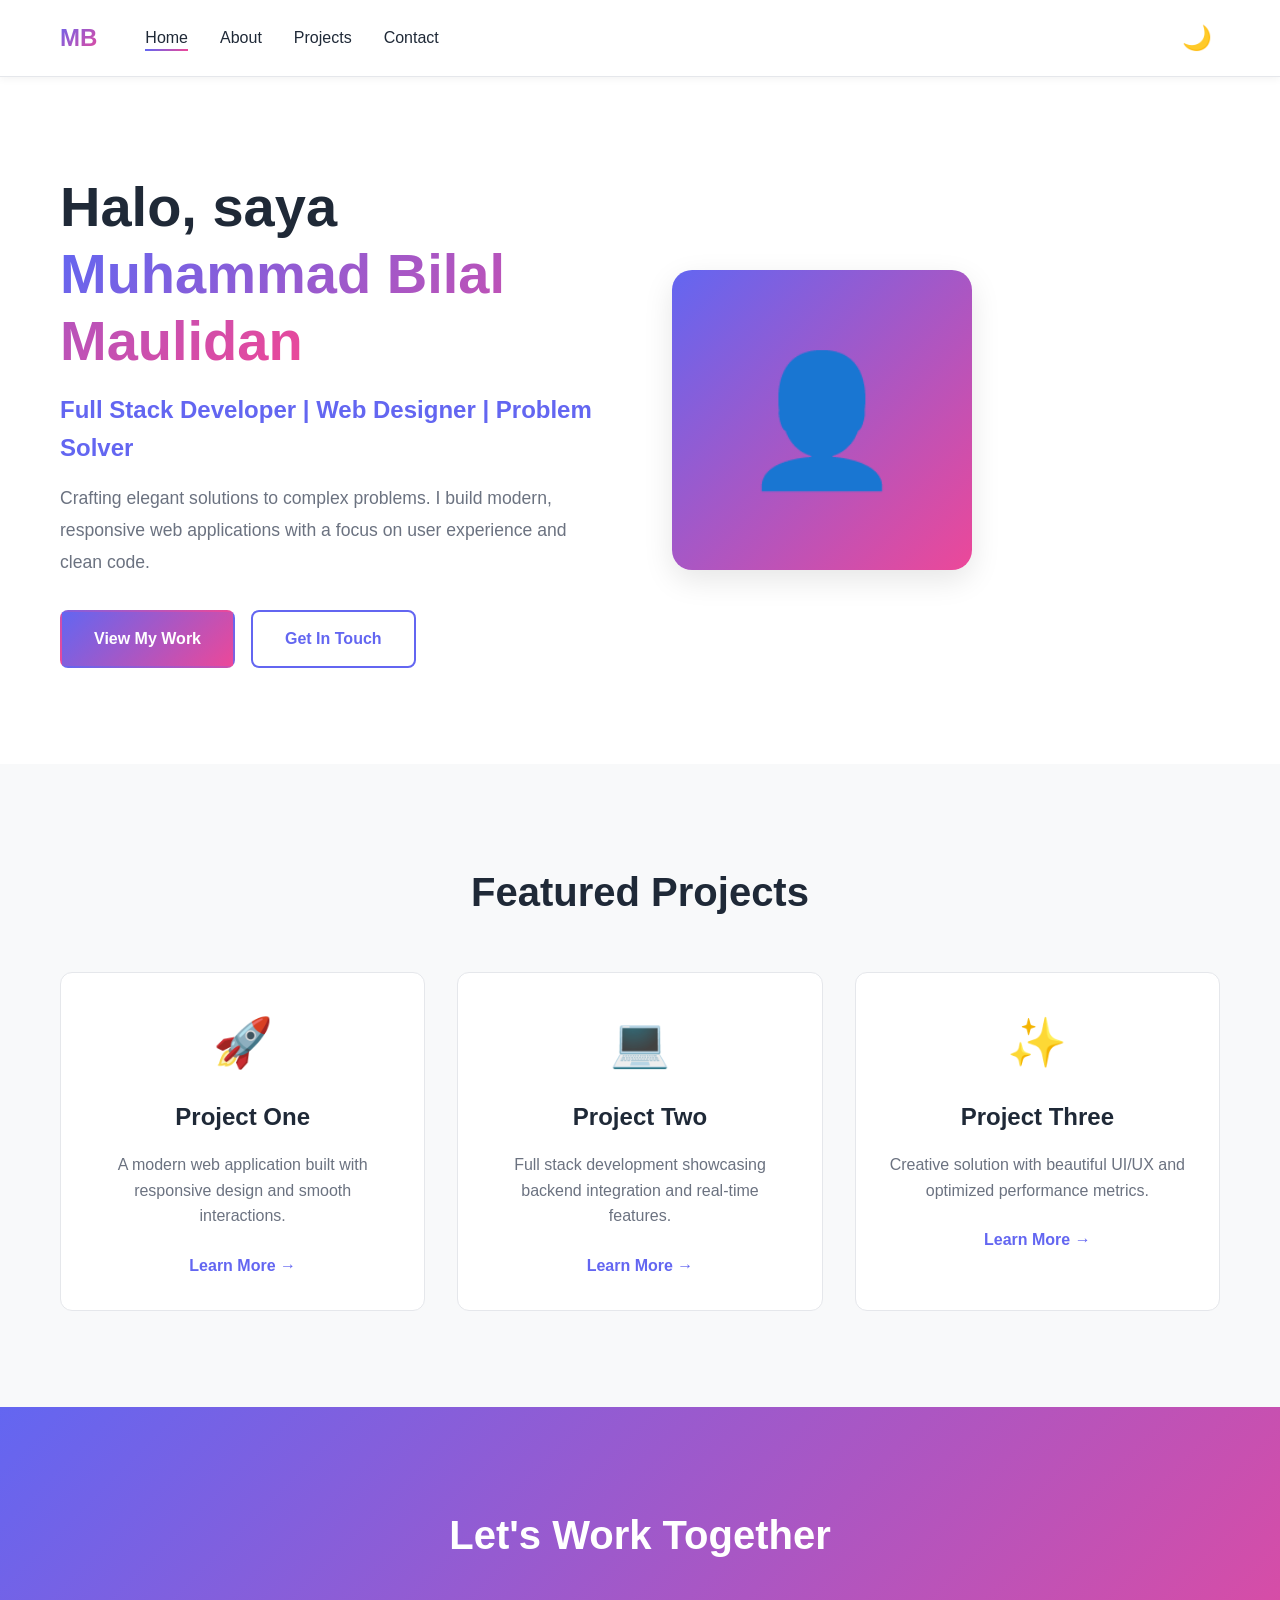
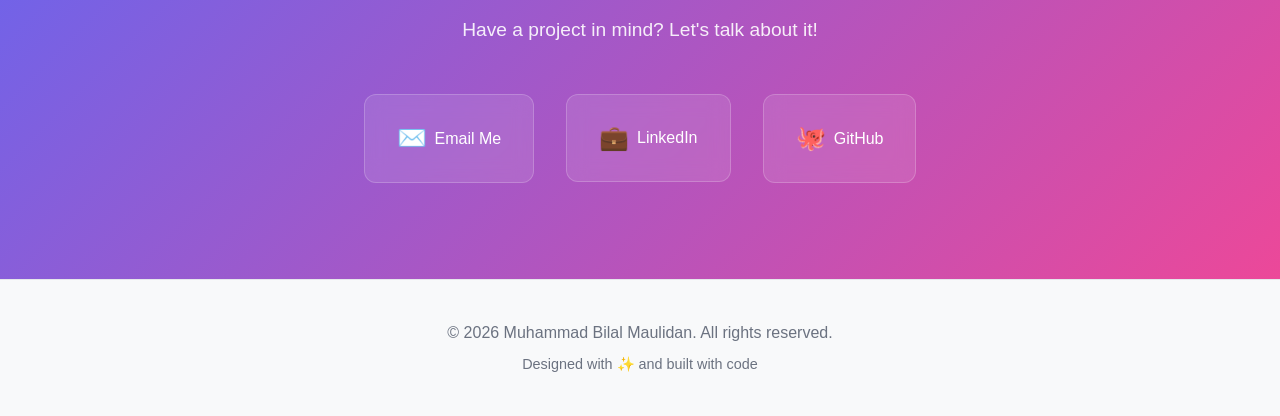
<file: index.html>
<!DOCTYPE html>
<html lang="en">
<head>
    <meta charset="UTF-8">
    <meta name="viewport" content="width=device-width, initial-scale=1.0">
    <title>Muhammad Bilal Maulidan - Portfolio</title>
    <link rel="stylesheet" href="styles.css">
</head>
<body>
    <!-- Navigation -->
    <nav class="navbar">
        <div class="navbar-container">
            <div class="logo">MB</div>
            <ul class="nav-menu">
                <li><a href="index.html" class="nav-link active">Home</a></li>
                <li><a href="about.html" class="nav-link">About</a></li>
                <li><a href="projects.html" class="nav-link">Projects</a></li>
                <li><a href="#contact" class="nav-link">Contact</a></li>
            </ul>
            <div class="theme-toggle">
                <button id="theme-btn" class="theme-btn" aria-label="Toggle theme">🌙</button>
            </div>
        </div>
    </nav>

    <!-- Hero Section -->
    <section class="hero">
        <div class="hero-content">
            <h1 class="hero-title">Halo, saya <span class="highlight">Muhammad Bilal Maulidan</span></h1>
            <p class="hero-subtitle">Full Stack Developer | Web Designer | Problem Solver</p>
            <p class="hero-description">
                Crafting elegant solutions to complex problems. I build modern, responsive web applications 
                with a focus on user experience and clean code.
            </p>
            <div class="hero-buttons">
                <a href="projects.html" class="btn btn-primary">View My Work</a>
                <a href="#contact" class="btn btn-secondary">Get In Touch</a>
            </div>
        </div>
        <div class="hero-image">
            <div class="avatar-placeholder">👤</div>
        </div>
    </section>

    <!-- Featured Section -->
    <section class="featured">
        <div class="container">
            <h2>Featured Projects</h2>
            <div class="featured-grid">
                <div class="featured-card">
                    <div class="card-icon">🚀</div>
                    <h3>Project One</h3>
                    <p>A modern web application built with responsive design and smooth interactions.</p>
                    <a href="projects.html" class="card-link">Learn More →</a>
                </div>
                <div class="featured-card">
                    <div class="card-icon">💻</div>
                    <h3>Project Two</h3>
                    <p>Full stack development showcasing backend integration and real-time features.</p>
                    <a href="projects.html" class="card-link">Learn More →</a>
                </div>
                <div class="featured-card">
                    <div class="card-icon">✨</div>
                    <h3>Project Three</h3>
                    <p>Creative solution with beautiful UI/UX and optimized performance metrics.</p>
                    <a href="projects.html" class="card-link">Learn More →</a>
                </div>
            </div>
        </div>
    </section>

    <!-- Contact Section -->
    <section id="contact" class="contact">
        <div class="container">
            <h2>Let's Work Together</h2>
            <p class="contact-subtitle">Have a project in mind? Let's talk about it!</p>
            <div class="contact-methods">
                <a href="mailto:your.email@example.com" class="contact-link">
                    <span class="contact-icon">✉️</span>
                    <span>Email Me</span>
                </a>
                <a href="https://linkedin.com" target="_blank" class="contact-link">
                    <span class="contact-icon">💼</span>
                    <span>LinkedIn</span>
                </a>
                <a href="https://github.com" target="_blank" class="contact-link">
                    <span class="contact-icon">🐙</span>
                    <span>GitHub</span>
                </a>
            </div>
        </div>
    </section>

    <!-- Footer -->
    <footer class="footer">
        <div class="container">
            <p>&copy; 2026 Muhammad Bilal Maulidan. All rights reserved.</p>
            <p class="footer-credit">Designed with ✨ and built with code</p>
        </div>
    </footer>

    <script src="script.js"></script>
</body>
</html>
</file>
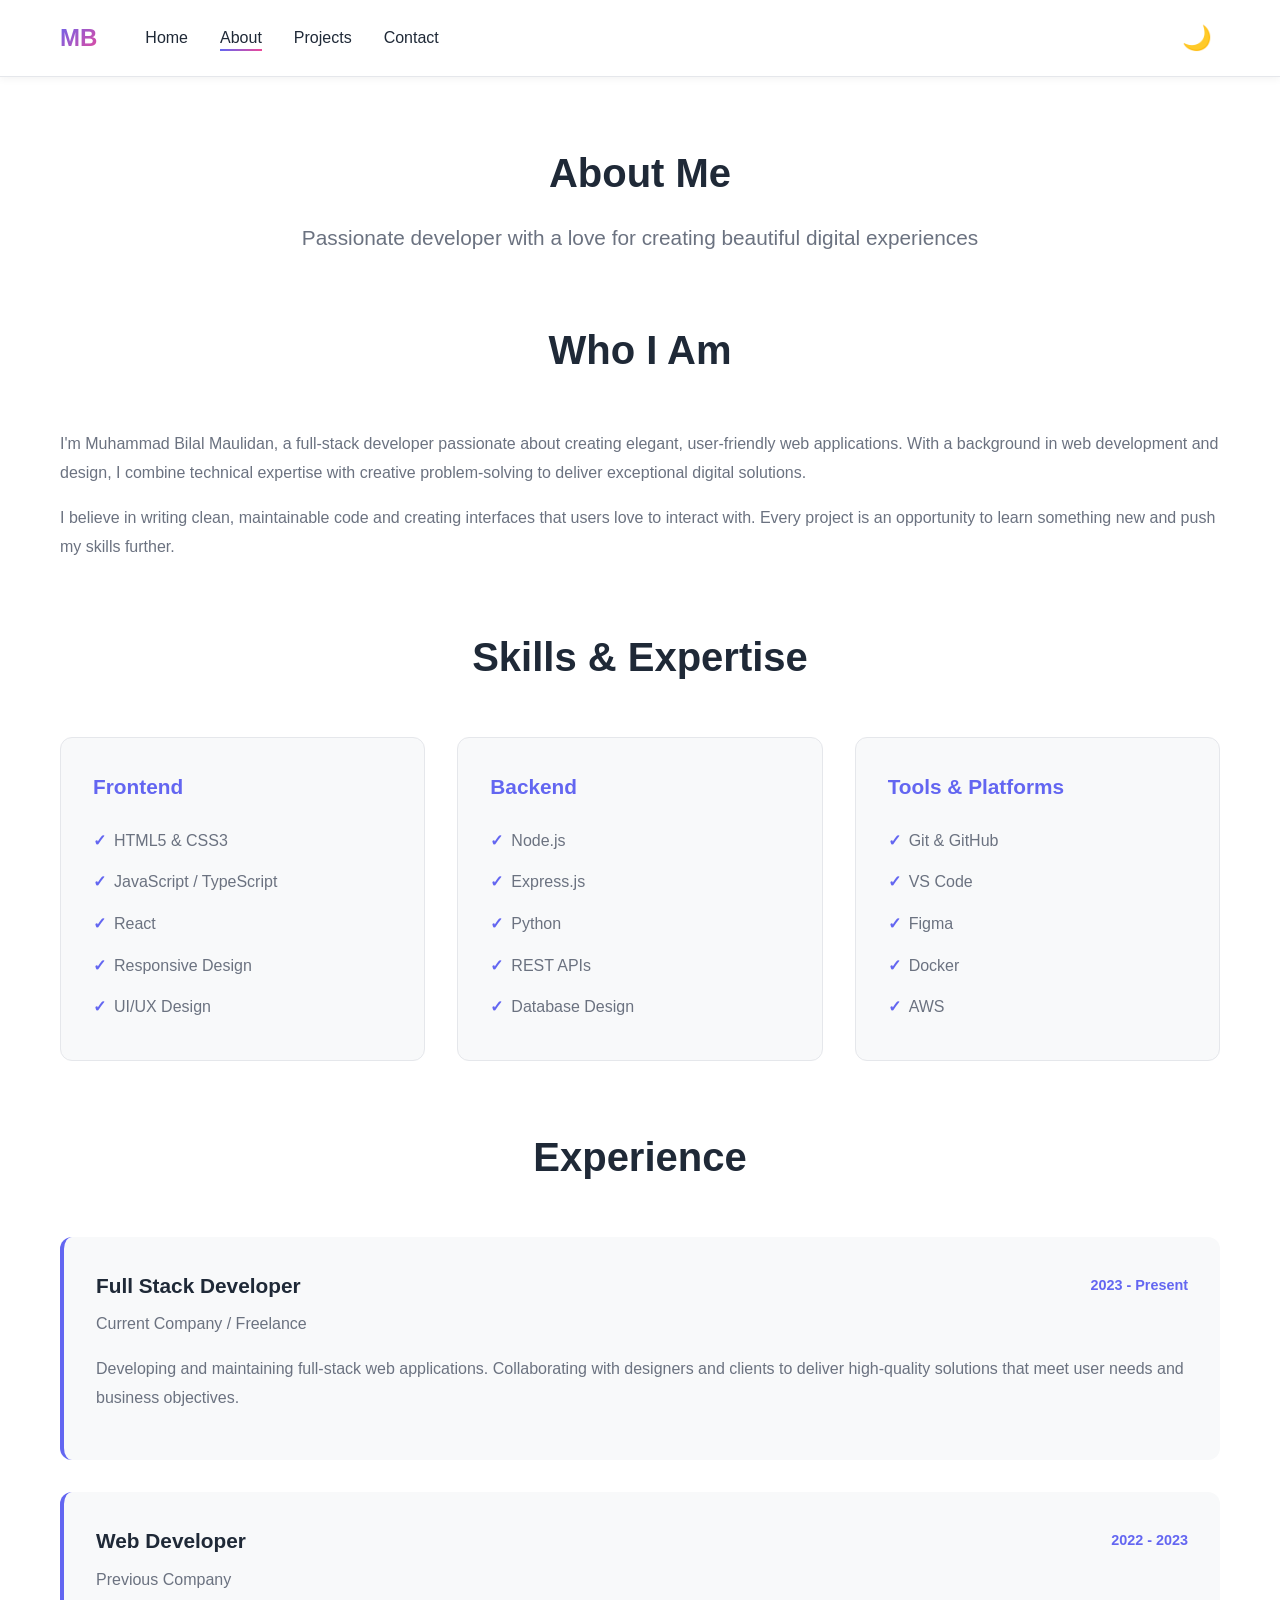
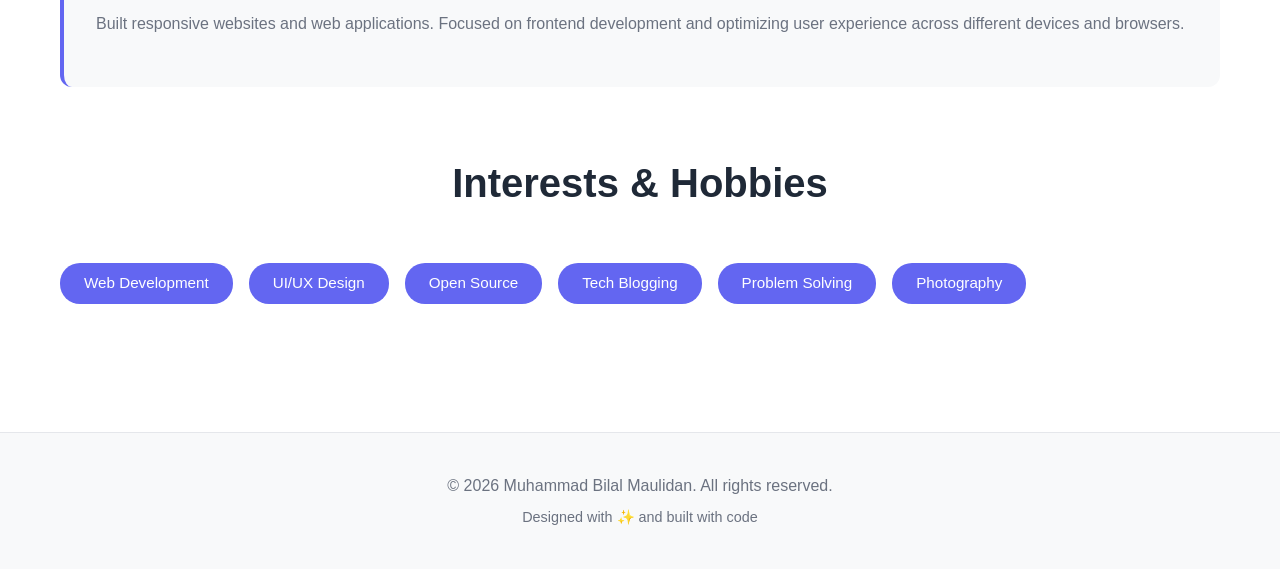
<file: about.html>
<!DOCTYPE html>
<html lang="en">
<head>
    <meta charset="UTF-8">
    <meta name="viewport" content="width=device-width, initial-scale=1.0">
    <title>About - Muhammad Bilal Maulidan</title>
    <link rel="stylesheet" href="styles.css">
</head>
<body>
    <!-- Navigation -->
    <nav class="navbar">
        <div class="navbar-container">
            <div class="logo">MB</div>
            <ul class="nav-menu">
                <li><a href="index.html" class="nav-link">Home</a></li>
                <li><a href="about.html" class="nav-link active">About</a></li>
                <li><a href="projects.html" class="nav-link">Projects</a></li>
                <li><a href="index.html#contact" class="nav-link">Contact</a></li>
            </ul>
            <div class="theme-toggle">
                <button id="theme-btn" class="theme-btn" aria-label="Toggle theme">🌙</button>
            </div>
        </div>
    </nav>

    <!-- About Section -->
    <section class="about-page">
        <div class="container">
            <div class="about-header">
                <h1>About Me</h1>
                <p class="subtitle">Passionate developer with a love for creating beautiful digital experiences</p>
            </div>

            <div class="about-content">
                <!-- Bio Section -->
                <div class="about-section">
                    <h2>Who I Am</h2>
                    <p>
                        I'm Muhammad Bilal Maulidan, a full-stack developer passionate about creating elegant, 
                        user-friendly web applications. With a background in web development and design, I combine 
                        technical expertise with creative problem-solving to deliver exceptional digital solutions.
                    </p>
                    <p>
                        I believe in writing clean, maintainable code and creating interfaces that users love to interact with. 
                        Every project is an opportunity to learn something new and push my skills further.
                    </p>
                </div>

                <!-- Skills Section -->
                <div class="about-section">
                    <h2>Skills & Expertise</h2>
                    <div class="skills-grid">
                        <div class="skill-category">
                            <h3>Frontend</h3>
                            <ul class="skill-list">
                                <li>HTML5 & CSS3</li>
                                <li>JavaScript / TypeScript</li>
                                <li>React</li>
                                <li>Responsive Design</li>
                                <li>UI/UX Design</li>
                            </ul>
                        </div>
                        <div class="skill-category">
                            <h3>Backend</h3>
                            <ul class="skill-list">
                                <li>Node.js</li>
                                <li>Express.js</li>
                                <li>Python</li>
                                <li>REST APIs</li>
                                <li>Database Design</li>
                            </ul>
                        </div>
                        <div class="skill-category">
                            <h3>Tools & Platforms</h3>
                            <ul class="skill-list">
                                <li>Git & GitHub</li>
                                <li>VS Code</li>
                                <li>Figma</li>
                                <li>Docker</li>
                                <li>AWS</li>
                            </ul>
                        </div>
                    </div>
                </div>

                <!-- Experience Section -->
                <div class="about-section">
                    <h2>Experience</h2>
                    <div class="experience-list">
                        <div class="experience-item">
                            <div class="experience-header">
                                <h3>Full Stack Developer</h3>
                                <span class="experience-date">2023 - Present</span>
                            </div>
                            <p class="experience-company">Current Company / Freelance</p>
                            <p>
                                Developing and maintaining full-stack web applications. Collaborating with designers and clients 
                                to deliver high-quality solutions that meet user needs and business objectives.
                            </p>
                        </div>
                        <div class="experience-item">
                            <div class="experience-header">
                                <h3>Web Developer</h3>
                                <span class="experience-date">2022 - 2023</span>
                            </div>
                            <p class="experience-company">Previous Company</p>
                            <p>
                                Built responsive websites and web applications. Focused on frontend development and 
                                optimizing user experience across different devices and browsers.
                            </p>
                        </div>
                    </div>
                </div>

                <!-- Interests Section -->
                <div class="about-section">
                    <h2>Interests & Hobbies</h2>
                    <div class="interests">
                        <span class="interest-tag">Web Development</span>
                        <span class="interest-tag">UI/UX Design</span>
                        <span class="interest-tag">Open Source</span>
                        <span class="interest-tag">Tech Blogging</span>
                        <span class="interest-tag">Problem Solving</span>
                        <span class="interest-tag">Photography</span>
                    </div>
                </div>
            </div>
        </div>
    </section>

    <!-- Footer -->
    <footer class="footer">
        <div class="container">
            <p>&copy; 2026 Muhammad Bilal Maulidan. All rights reserved.</p>
            <p class="footer-credit">Designed with ✨ and built with code</p>
        </div>
    </footer>

    <script src="script.js"></script>
</body>
</html>
</file>
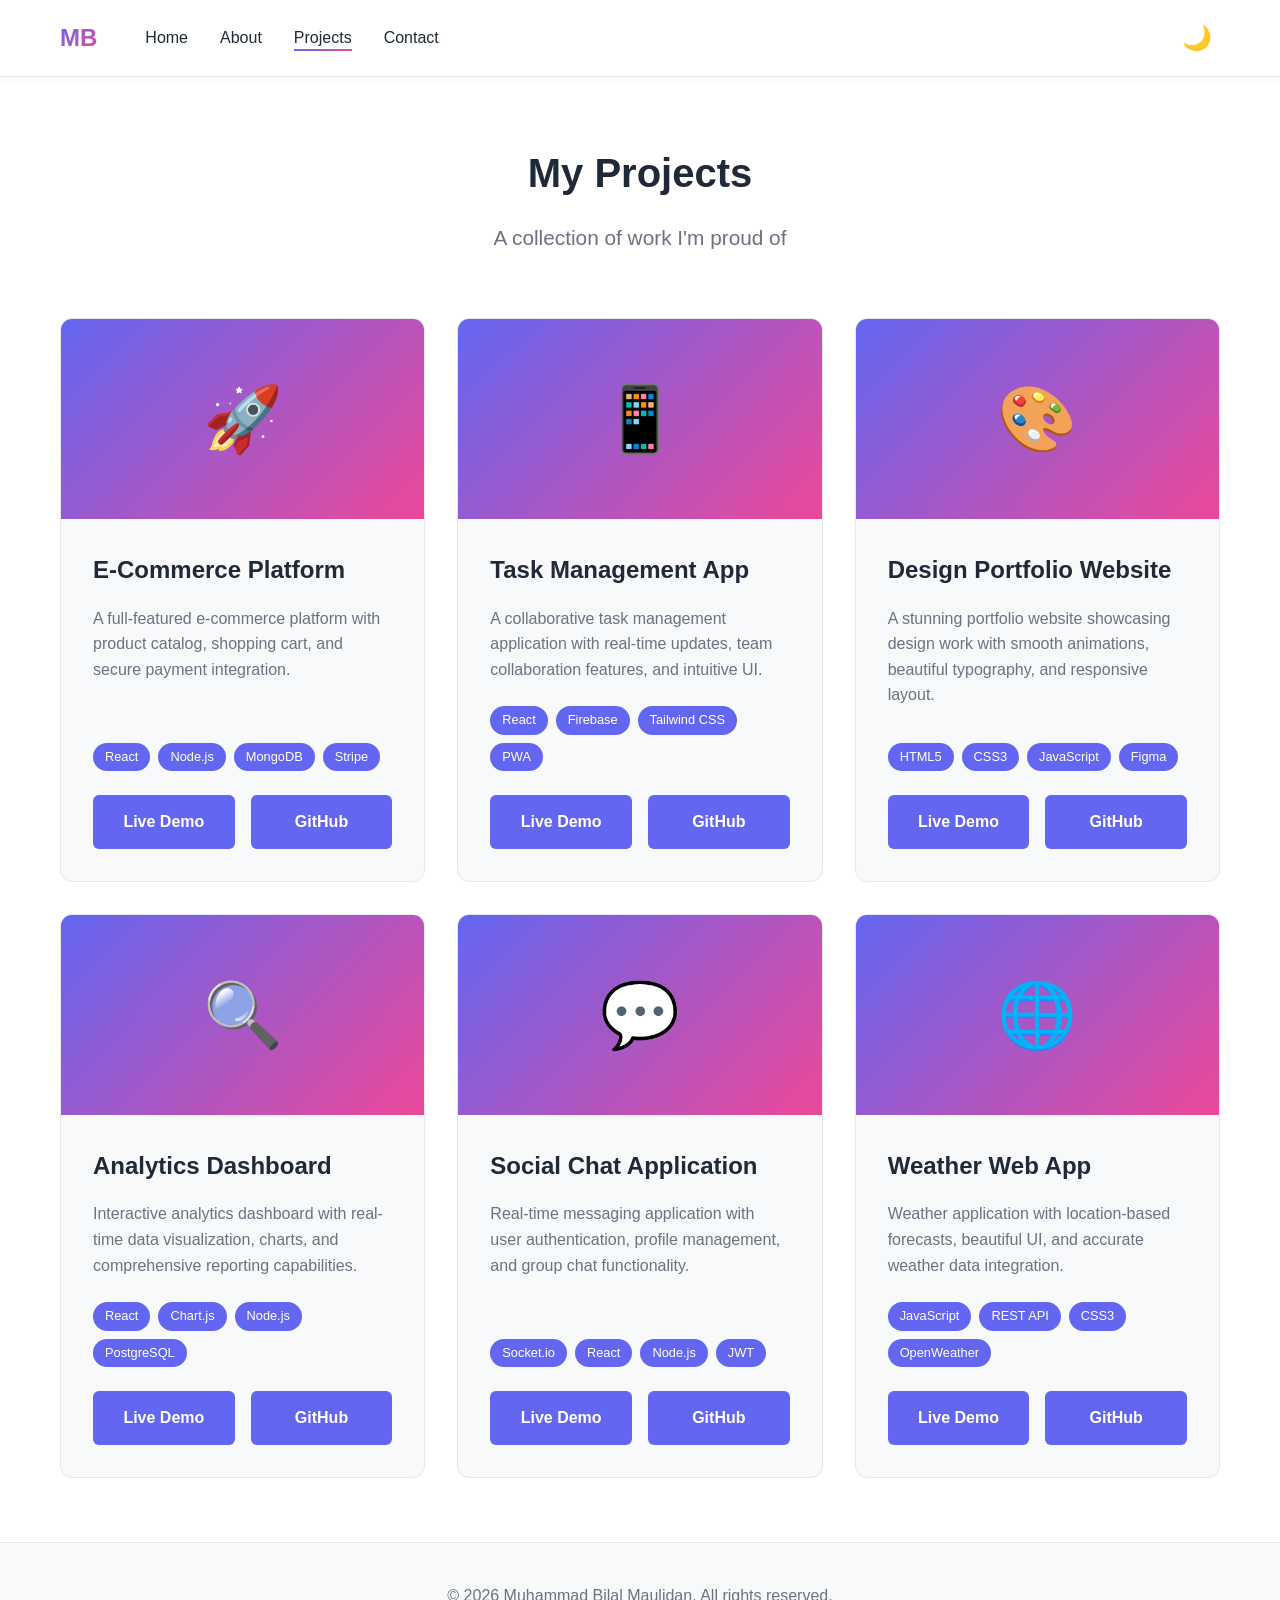
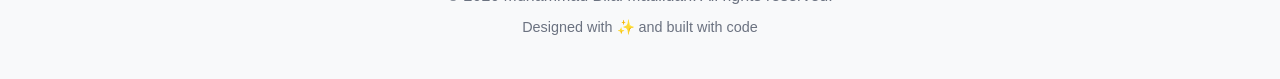
<file: projects.html>
<!DOCTYPE html>
<html lang="en">
<head>
    <meta charset="UTF-8">
    <meta name="viewport" content="width=device-width, initial-scale=1.0">
    <title>Projects - Muhammad Bilal Maulidan</title>
    <link rel="stylesheet" href="styles.css">
</head>
<body>
    <!-- Navigation -->
    <nav class="navbar">
        <div class="navbar-container">
            <div class="logo">MB</div>
            <ul class="nav-menu">
                <li><a href="index.html" class="nav-link">Home</a></li>
                <li><a href="about.html" class="nav-link">About</a></li>
                <li><a href="projects.html" class="nav-link active">Projects</a></li>
                <li><a href="index.html#contact" class="nav-link">Contact</a></li>
            </ul>
            <div class="theme-toggle">
                <button id="theme-btn" class="theme-btn" aria-label="Toggle theme">🌙</button>
            </div>
        </div>
    </nav>

    <!-- Projects Section -->
    <section class="projects-page">
        <div class="container">
            <div class="projects-header">
                <h1>My Projects</h1>
                <p class="subtitle">A collection of work I'm proud of</p>
            </div>

            <div class="projects-grid">
                <!-- Project 1 -->
                <div class="project-card">
                    <div class="project-image">
                        <div class="image-placeholder">🚀</div>
                    </div>
                    <div class="project-content">
                        <h3 class="project-title">E-Commerce Platform</h3>
                        <p class="project-description">
                            A full-featured e-commerce platform with product catalog, shopping cart, 
                            and secure payment integration.
                        </p>
                        <div class="project-tags">
                            <span class="tag">React</span>
                            <span class="tag">Node.js</span>
                            <span class="tag">MongoDB</span>
                            <span class="tag">Stripe</span>
                        </div>
                        <div class="project-links">
                            <a href="#" class="link-btn">Live Demo</a>
                            <a href="#" class="link-btn">GitHub</a>
                        </div>
                    </div>
                </div>

                <!-- Project 2 -->
                <div class="project-card">
                    <div class="project-image">
                        <div class="image-placeholder">📱</div>
                    </div>
                    <div class="project-content">
                        <h3 class="project-title">Task Management App</h3>
                        <p class="project-description">
                            A collaborative task management application with real-time updates, 
                            team collaboration features, and intuitive UI.
                        </p>
                        <div class="project-tags">
                            <span class="tag">React</span>
                            <span class="tag">Firebase</span>
                            <span class="tag">Tailwind CSS</span>
                            <span class="tag">PWA</span>
                        </div>
                        <div class="project-links">
                            <a href="#" class="link-btn">Live Demo</a>
                            <a href="#" class="link-btn">GitHub</a>
                        </div>
                    </div>
                </div>

                <!-- Project 3 -->
                <div class="project-card">
                    <div class="project-image">
                        <div class="image-placeholder">🎨</div>
                    </div>
                    <div class="project-content">
                        <h3 class="project-title">Design Portfolio Website</h3>
                        <p class="project-description">
                            A stunning portfolio website showcasing design work with smooth animations, 
                            beautiful typography, and responsive layout.
                        </p>
                        <div class="project-tags">
                            <span class="tag">HTML5</span>
                            <span class="tag">CSS3</span>
                            <span class="tag">JavaScript</span>
                            <span class="tag">Figma</span>
                        </div>
                        <div class="project-links">
                            <a href="#" class="link-btn">Live Demo</a>
                            <a href="#" class="link-btn">GitHub</a>
                        </div>
                    </div>
                </div>

                <!-- Project 4 -->
                <div class="project-card">
                    <div class="project-image">
                        <div class="image-placeholder">🔍</div>
                    </div>
                    <div class="project-content">
                        <h3 class="project-title">Analytics Dashboard</h3>
                        <p class="project-description">
                            Interactive analytics dashboard with real-time data visualization, 
                            charts, and comprehensive reporting capabilities.
                        </p>
                        <div class="project-tags">
                            <span class="tag">React</span>
                            <span class="tag">Chart.js</span>
                            <span class="tag">Node.js</span>
                            <span class="tag">PostgreSQL</span>
                        </div>
                        <div class="project-links">
                            <a href="#" class="link-btn">Live Demo</a>
                            <a href="#" class="link-btn">GitHub</a>
                        </div>
                    </div>
                </div>

                <!-- Project 5 -->
                <div class="project-card">
                    <div class="project-image">
                        <div class="image-placeholder">💬</div>
                    </div>
                    <div class="project-content">
                        <h3 class="project-title">Social Chat Application</h3>
                        <p class="project-description">
                            Real-time messaging application with user authentication, 
                            profile management, and group chat functionality.
                        </p>
                        <div class="project-tags">
                            <span class="tag">Socket.io</span>
                            <span class="tag">React</span>
                            <span class="tag">Node.js</span>
                            <span class="tag">JWT</span>
                        </div>
                        <div class="project-links">
                            <a href="#" class="link-btn">Live Demo</a>
                            <a href="#" class="link-btn">GitHub</a>
                        </div>
                    </div>
                </div>

                <!-- Project 6 -->
                <div class="project-card">
                    <div class="project-image">
                        <div class="image-placeholder">🌐</div>
                    </div>
                    <div class="project-content">
                        <h3 class="project-title">Weather Web App</h3>
                        <p class="project-description">
                            Weather application with location-based forecasts, 
                            beautiful UI, and accurate weather data integration.
                        </p>
                        <div class="project-tags">
                            <span class="tag">JavaScript</span>
                            <span class="tag">REST API</span>
                            <span class="tag">CSS3</span>
                            <span class="tag">OpenWeather</span>
                        </div>
                        <div class="project-links">
                            <a href="#" class="link-btn">Live Demo</a>
                            <a href="#" class="link-btn">GitHub</a>
                        </div>
                    </div>
                </div>
            </div>
        </div>
    </section>

    <!-- Footer -->
    <footer class="footer">
        <div class="container">
            <p>&copy; 2026 Muhammad Bilal Maulidan. All rights reserved.</p>
            <p class="footer-credit">Designed with ✨ and built with code</p>
        </div>
    </footer>

    <script src="script.js"></script>
</body>
</html>
</file>
<file: styles.css>
/* Root Variables */
:root {
    --primary-color: #6366f1;
    --secondary-color: #ec4899;
    --bg-light: #ffffff;
    --bg-secondary: #f8f9fa;
    --text-dark: #1f2937;
    --text-light: #6b7280;
    --border-color: #e5e7eb;
    --shadow: 0 10px 30px rgba(0, 0, 0, 0.1);
    --shadow-sm: 0 2px 8px rgba(0, 0, 0, 0.05);
    --transition: all 0.3s ease;
}

/* Dark Mode */
body.dark-mode {
    --bg-light: #1a1a2e;
    --bg-secondary: #16213e;
    --text-dark: #e0e0e0;
    --text-light: #a0a0a0;
    --border-color: #2d3561;
    --shadow: 0 10px 30px rgba(0, 0, 0, 0.3);
}

/* Reset & Base Styles */
* {
    margin: 0;
    padding: 0;
    box-sizing: border-box;
}

html {
    scroll-behavior: smooth;
}

body {
    font-family: 'Segoe UI', Tahoma, Geneva, Verdana, sans-serif;
    background-color: var(--bg-light);
    color: var(--text-dark);
    line-height: 1.6;
    transition: var(--transition);
}

.container {
    max-width: 1200px;
    margin: 0 auto;
    padding: 0 20px;
}

/* Navigation */
.navbar {
    background-color: var(--bg-light);
    border-bottom: 1px solid var(--border-color);
    position: sticky;
    top: 0;
    z-index: 1000;
    box-shadow: var(--shadow-sm);
    transition: var(--transition);
}

.navbar-container {
    max-width: 1200px;
    margin: 0 auto;
    padding: 1rem 20px;
    display: flex;
    justify-content: space-between;
    align-items: center;
}

.logo {
    font-size: 1.5rem;
    font-weight: 700;
    background: linear-gradient(135deg, var(--primary-color), var(--secondary-color));
    -webkit-background-clip: text;
    -webkit-text-fill-color: transparent;
    background-clip: text;
}

.nav-menu {
    display: flex;
    list-style: none;
    gap: 2rem;
    flex: 1;
    margin-left: 3rem;
}

.nav-link {
    color: var(--text-dark);
    text-decoration: none;
    font-weight: 500;
    position: relative;
    transition: var(--transition);
}

.nav-link::after {
    content: '';
    position: absolute;
    bottom: -5px;
    left: 0;
    width: 0;
    height: 2px;
    background: linear-gradient(90deg, var(--primary-color), var(--secondary-color));
    transition: width 0.3s ease;
}

.nav-link:hover::after,
.nav-link.active::after {
    width: 100%;
}

.theme-toggle {
    margin-left: auto;
}

.theme-btn {
    background: none;
    border: none;
    font-size: 1.5rem;
    cursor: pointer;
    padding: 0.5rem;
    border-radius: 50%;
    transition: var(--transition);
    display: flex;
    align-items: center;
    justify-content: center;
}

.theme-btn:hover {
    background-color: var(--bg-secondary);
    transform: scale(1.1);
}

/* Hero Section */
.hero {
    display: grid;
    grid-template-columns: 1fr 1fr;
    align-items: center;
    gap: 4rem;
    padding: 6rem 20px;
    max-width: 1200px;
    margin: 0 auto;
}

.hero-content h1 {
    font-size: 3.5rem;
    line-height: 1.2;
    margin-bottom: 1rem;
    font-weight: 800;
}

.highlight {
    background: linear-gradient(135deg, var(--primary-color), var(--secondary-color));
    -webkit-background-clip: text;
    -webkit-text-fill-color: transparent;
    background-clip: text;
}

.hero-subtitle {
    font-size: 1.5rem;
    color: var(--primary-color);
    margin-bottom: 1rem;
    font-weight: 600;
}

.hero-description {
    font-size: 1.1rem;
    color: var(--text-light);
    margin-bottom: 2rem;
    line-height: 1.8;
}

.hero-buttons {
    display: flex;
    gap: 1rem;
}

.btn {
    padding: 0.875rem 2rem;
    border-radius: 8px;
    font-weight: 600;
    text-decoration: none;
    cursor: pointer;
    transition: var(--transition);
    border: 2px solid transparent;
    display: inline-block;
}

.btn-primary {
    background: linear-gradient(135deg, var(--primary-color), var(--secondary-color));
    color: white;
}

.btn-primary:hover {
    transform: translateY(-2px);
    box-shadow: var(--shadow);
}

.btn-secondary {
    background-color: transparent;
    color: var(--primary-color);
    border-color: var(--primary-color);
}

.btn-secondary:hover {
    background-color: var(--primary-color);
    color: white;
}

.avatar-placeholder {
    width: 300px;
    height: 300px;
    background: linear-gradient(135deg, var(--primary-color), var(--secondary-color));
    border-radius: 20px;
    display: flex;
    align-items: center;
    justify-content: center;
    font-size: 8rem;
    box-shadow: var(--shadow);
}

/* Featured Section */
.featured {
    padding: 6rem 20px;
    background-color: var(--bg-secondary);
}

.featured .container h2,
.about-page .container h2,
.projects-page .container h2,
.contact h2 {
    font-size: 2.5rem;
    margin-bottom: 3rem;
    text-align: center;
}

.featured-grid {
    display: grid;
    grid-template-columns: repeat(auto-fit, minmax(300px, 1fr));
    gap: 2rem;
}

.featured-card {
    background: var(--bg-light);
    padding: 2rem;
    border-radius: 12px;
    border: 1px solid var(--border-color);
    transition: var(--transition);
    text-align: center;
}

.featured-card:hover {
    transform: translateY(-5px);
    box-shadow: var(--shadow);
    border-color: var(--primary-color);
}

.card-icon {
    font-size: 3rem;
    margin-bottom: 1rem;
}

.featured-card h3 {
    font-size: 1.5rem;
    margin-bottom: 1rem;
}

.featured-card p {
    color: var(--text-light);
    margin-bottom: 1.5rem;
}

.card-link {
    color: var(--primary-color);
    text-decoration: none;
    font-weight: 600;
    transition: var(--transition);
    display: inline-block;
}

.card-link:hover {
    color: var(--secondary-color);
    transform: translateX(5px);
}

/* About Page */
.about-page {
    padding: 4rem 20px;
}

.about-header {
    text-align: center;
    margin-bottom: 4rem;
}

.about-header h1 {
    font-size: 2.5rem;
    margin-bottom: 1rem;
}

.subtitle {
    font-size: 1.3rem;
    color: var(--text-light);
}

.about-section {
    margin-bottom: 4rem;
}

.about-section h2 {
    font-size: 2rem;
    margin-bottom: 2rem;
    color: var(--text-dark);
}

.about-section p {
    font-size: 1rem;
    line-height: 1.8;
    color: var(--text-light);
    margin-bottom: 1rem;
}

.skills-grid {
    display: grid;
    grid-template-columns: repeat(auto-fit, minmax(250px, 1fr));
    gap: 2rem;
}

.skill-category {
    background: var(--bg-secondary);
    padding: 2rem;
    border-radius: 12px;
    border: 1px solid var(--border-color);
}

.skill-category h3 {
    font-size: 1.3rem;
    margin-bottom: 1rem;
    color: var(--primary-color);
}

.skill-list {
    list-style: none;
}

.skill-list li {
    padding: 0.5rem 0;
    color: var(--text-light);
    display: flex;
    align-items: center;
}

.skill-list li::before {
    content: '✓';
    color: var(--primary-color);
    font-weight: bold;
    margin-right: 0.5rem;
}

.experience-list {
    display: flex;
    flex-direction: column;
    gap: 2rem;
}

.experience-item {
    background: var(--bg-secondary);
    padding: 2rem;
    border-radius: 12px;
    border-left: 4px solid var(--primary-color);
}

.experience-header {
    display: flex;
    justify-content: space-between;
    align-items: center;
    margin-bottom: 0.5rem;
}

.experience-header h3 {
    font-size: 1.3rem;
}

.experience-date {
    color: var(--primary-color);
    font-weight: 600;
    font-size: 0.9rem;
}

.experience-company {
    color: var(--text-light);
    font-weight: 500;
    margin-bottom: 0.5rem;
}

.interests {
    display: flex;
    flex-wrap: wrap;
    gap: 1rem;
}

.interest-tag {
    background: var(--primary-color);
    color: white;
    padding: 0.5rem 1.5rem;
    border-radius: 20px;
    font-size: 0.95rem;
    font-weight: 500;
}

/* Projects Page */
.projects-page {
    padding: 4rem 20px;
}

.projects-header {
    text-align: center;
    margin-bottom: 4rem;
}

.projects-header h1 {
    font-size: 2.5rem;
    margin-bottom: 1rem;
}

.projects-grid {
    display: grid;
    grid-template-columns: repeat(auto-fill, minmax(350px, 1fr));
    gap: 2rem;
}

.project-card {
    background: var(--bg-secondary);
    border-radius: 12px;
    overflow: hidden;
    border: 1px solid var(--border-color);
    transition: var(--transition);
    display: flex;
    flex-direction: column;
}

.project-card:hover {
    transform: translateY(-8px);
    box-shadow: var(--shadow);
    border-color: var(--primary-color);
}

.project-image {
    height: 200px;
    background: linear-gradient(135deg, var(--primary-color), var(--secondary-color));
    display: flex;
    align-items: center;
    justify-content: center;
    overflow: hidden;
}

.image-placeholder {
    font-size: 4rem;
}

.project-content {
    padding: 2rem;
    flex: 1;
    display: flex;
    flex-direction: column;
}

.project-title {
    font-size: 1.5rem;
    margin-bottom: 1rem;
    color: var(--text-dark);
}

.project-description {
    color: var(--text-light);
    margin-bottom: 1.5rem;
    flex: 1;
    line-height: 1.6;
}

.project-tags {
    display: flex;
    flex-wrap: wrap;
    gap: 0.5rem;
    margin-bottom: 1.5rem;
}

.tag {
    background: var(--primary-color);
    color: white;
    padding: 0.25rem 0.75rem;
    border-radius: 20px;
    font-size: 0.8rem;
    font-weight: 500;
}

.project-links {
    display: flex;
    gap: 1rem;
}

.link-btn {
    flex: 1;
    padding: 0.75rem 1rem;
    background: var(--primary-color);
    color: white;
    text-decoration: none;
    border-radius: 6px;
    text-align: center;
    font-weight: 600;
    transition: var(--transition);
    border: 2px solid transparent;
}

.link-btn:hover {
    background: var(--secondary-color);
    transform: scale(1.05);
}

/* Contact Section */
.contact {
    padding: 6rem 20px;
    background: linear-gradient(135deg, var(--primary-color), var(--secondary-color));
    color: white;
    text-align: center;
}

.contact h2 {
    color: white;
}

.contact-subtitle {
    font-size: 1.2rem;
    margin-bottom: 3rem;
    opacity: 0.9;
}

.contact-methods {
    display: flex;
    justify-content: center;
    gap: 2rem;
    flex-wrap: wrap;
}

.contact-link {
    background: rgba(255, 255, 255, 0.1);
    padding: 1.5rem 2rem;
    border-radius: 12px;
    color: white;
    text-decoration: none;
    display: flex;
    align-items: center;
    gap: 0.5rem;
    transition: var(--transition);
    backdrop-filter: blur(10px);
    border: 1px solid rgba(255, 255, 255, 0.2);
}

.contact-link:hover {
    background: rgba(255, 255, 255, 0.2);
    transform: translateY(-3px);
}

.contact-icon {
    font-size: 1.5rem;
}

/* Footer */
.footer {
    background: var(--bg-secondary);
    padding: 2rem 20px;
    text-align: center;
    border-top: 1px solid var(--border-color);
    color: var(--text-light);
}

.footer p {
    margin: 0.5rem 0;
}

.footer-credit {
    font-size: 0.9rem;
}

/* Responsive Design */
@media (max-width: 768px) {
    .nav-menu {
        gap: 1rem;
        font-size: 0.95rem;
        margin-left: 1rem;
    }

    .hero {
        grid-template-columns: 1fr;
        padding: 3rem 20px;
        gap: 2rem;
    }

    .hero-content h1 {
        font-size: 2.5rem;
    }

    .avatar-placeholder {
        width: 250px;
        height: 250px;
        font-size: 6rem;
    }

    .hero-buttons {
        flex-direction: column;
    }

    .btn {
        text-align: center;
    }

    .featured .container h2,
    .about-header h1,
    .projects-header h1,
    .contact h2 {
        font-size: 2rem;
    }

    .projects-grid {
        grid-template-columns: 1fr;
    }

    .contact-methods {
        flex-direction: column;
        gap: 1rem;
    }

    .contact-link {
        justify-content: center;
    }

    .experience-header {
        flex-direction: column;
        align-items: flex-start;
        gap: 0.5rem;
    }

    .skills-grid {
        grid-template-columns: 1fr;
    }
}

@media (max-width: 480px) {
    .navbar-container {
        flex-wrap: wrap;
        gap: 1rem;
    }

    .nav-menu {
        order: 3;
        width: 100%;
        flex-direction: column;
        gap: 0.5rem;
        margin-left: 0;
    }

    .hero-content h1 {
        font-size: 2rem;
    }

    .hero-subtitle {
        font-size: 1.2rem;
    }

    .featured-grid,
    .skills-grid {
        grid-template-columns: 1fr;
    }

    .featured-card {
        padding: 1.5rem;
    }

    .project-links {
        flex-direction: column;
    }

    .link-btn {
        width: 100%;
    }

    .interests {
        justify-content: center;
    }
}
</file>
